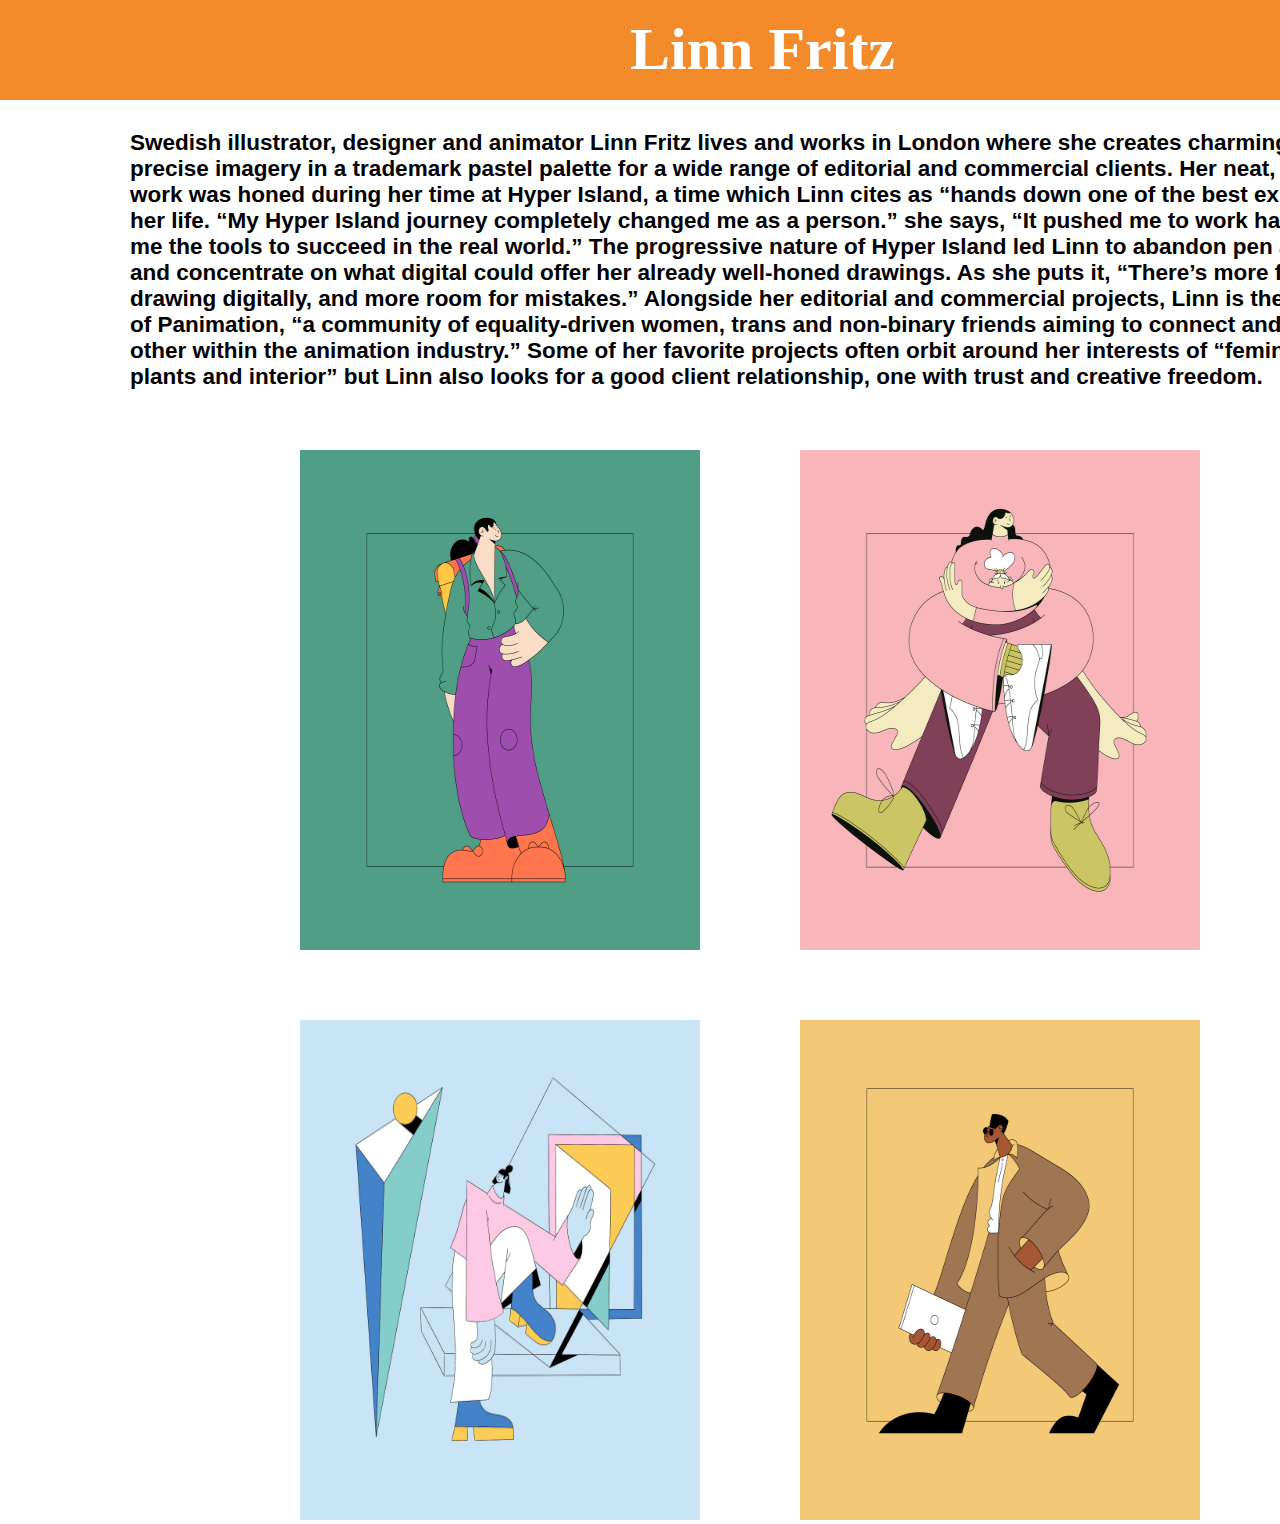
<file: indexcinque.html>
<!DOCTYPE html>
<html lang="en">
<head>
    <meta charset="UTF-8">
    <meta http-equiv="X-UA-Compatible" content="IE=edge">
    <meta name="viewport" content="width=device-width, initial-scale=1.0">
    <title>Linn Fritz</title>
    <link rel="stylesheet" href="css/stile.css">
</head>
<body>
<div id="banner">
<img src="immagini/banner orange.png" alt="banner" width="1519" height="100">
</div>
<div id="titoloquattro">
<h1>Linn Fritz</h1>
</div>
<div id="testoquattro">
<h2>Swedish illustrator, designer and animator Linn Fritz lives and works in London where she creates charmingly clean, precise imagery in a trademark pastel palette for a wide range of editorial and commercial clients. Her neat, fluid line work was honed during her time at Hyper Island, a time which Linn cites as “hands down one of the best experiences” of her life. “My Hyper Island journey completely changed me as a person.” she says, “It pushed me to work harder and gave me the tools to succeed in the real world.” The progressive nature of Hyper Island led Linn to abandon pen and paper and concentrate on what digital could offer her already well-honed drawings. As she puts it, “There’s more freedom drawing digitally, and more room for mistakes.” Alongside her editorial and commercial projects, Linn is the co-founder of Panimation, “a community of equality-driven women, trans and non-binary friends aiming to connect and support each other within the animation industry.” Some of her favorite projects often orbit around her interests of “feminism, clothes, plants and interior” but Linn also looks for a good client relationship, one with trust and creative freedom.</h2>
</div>
<div id="fotounofritz">
<img src="immagini/linn fritz/AP_Linn_Fritz_HIKEGREEN_2x.png" alt="fotounofritz" width="400" height="500">
</div>
<div id="fotoduefritz">
<img src="immagini/linn fritz/AP_Linn_Fritz_HUG_2x.png" alt="fotoduefritz" width="400" height="500">
</div>
<div id="fototrefritz">
<img src="immagini/linn fritz/AP_Linn_Fritz_Blue01_2x.png" alt="fototrefritz" width="400" height="500">
</div>
<div id="fotoquattrofritz">
<img src="immagini/linn fritz/AP_Linn_Fritz_Dude_2x.png" alt="fotoquattrofritz" width="400" height="500">
</div>    
</body>
</html>
</file>
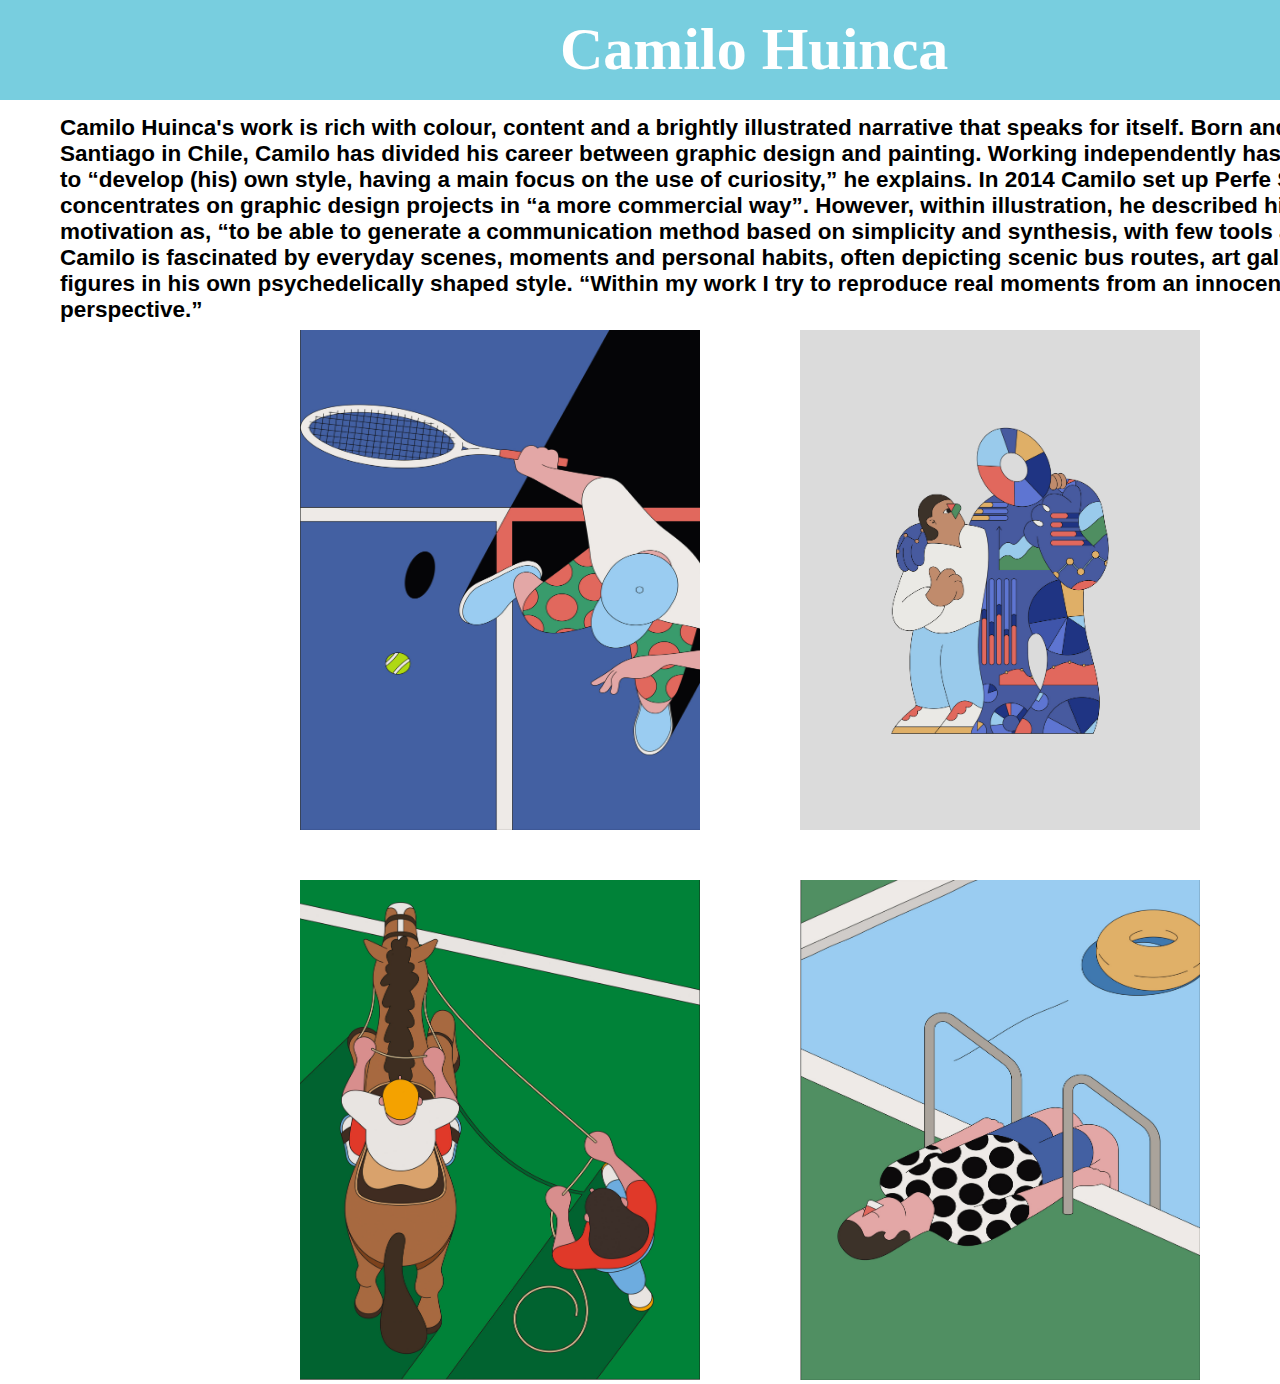
<file: indexdue.html>
<!DOCTYPE html>
<html lang="en">
<head>
    <meta charset="UTF-8">
    <meta http-equiv="X-UA-Compatible" content="IE=edge">
    <meta name="viewport" content="width=device-width, initial-scale=1.0">
    <title>Camilo Huinca</title>
    <link rel="stylesheet" href="css/stile.css">
</head>
<body>
<div id="banner">
<img src="immagini/banner blu.png" alt="banner" width="1519" height="100">
</div>
<div id="titolouno">
    <h1>Camilo Huinca</h1>
    </div>
    <div id="testouno">
    <h2> Camilo Huinca's work is rich with colour, content and a brightly illustrated narrative that speaks for itself. Born and raised in Santiago in Chile, Camilo has divided his career between graphic design and painting. Working independently has allowed Camilo to “develop (his) own style, having a main focus on the use of curiosity,” he explains. In 2014 Camilo set up Perfe Studio where he concentrates on graphic design projects in “a more commercial way”. However, within illustration, he described his main motivation as, “to be able to generate a communication method based on simplicity and synthesis, with few tools and colours.”    Camilo is fascinated by everyday scenes, moments and personal habits, often depicting scenic bus routes, art galleries and public figures in his own psychedelically shaped style. “Within my work I try to reproduce real moments from an innocent and impartial perspective.”</h2>
    </div>
    <div id="fotounocamilo">
        <img src="immagini/camilo huinca/AP_Camilo_Huinca_Match-Point_2x-scaled.png " alt="fotounocamilo" width="400" height="500">
        </div>
    <div id="fotoduecamilo">
    <img src="immagini/camilo huinca/AP_Camilo_Huinca_The-Atlantic-03_2x.jpg " alt="fotoduecamilo" width="400" height="500" >
    </div>
    <div id="fototrecamilo">
    <img src="immagini/camilo huinca/AP_Camilo_Huinca_THE-NEW-YORKER_2x-scaled.png " alt="fototrecamilo" width="400" height="500" >
    </div>
    <div id="fotoquattrocamilo">
    <img src="immagini/camilo huinca/AP_Camilo_Huinca_Tired-Swimmer_2x-scaled.png " alt="fotoquattrocamilo" width="400" height="500" >
    </div>
</body>
</html>
</file>
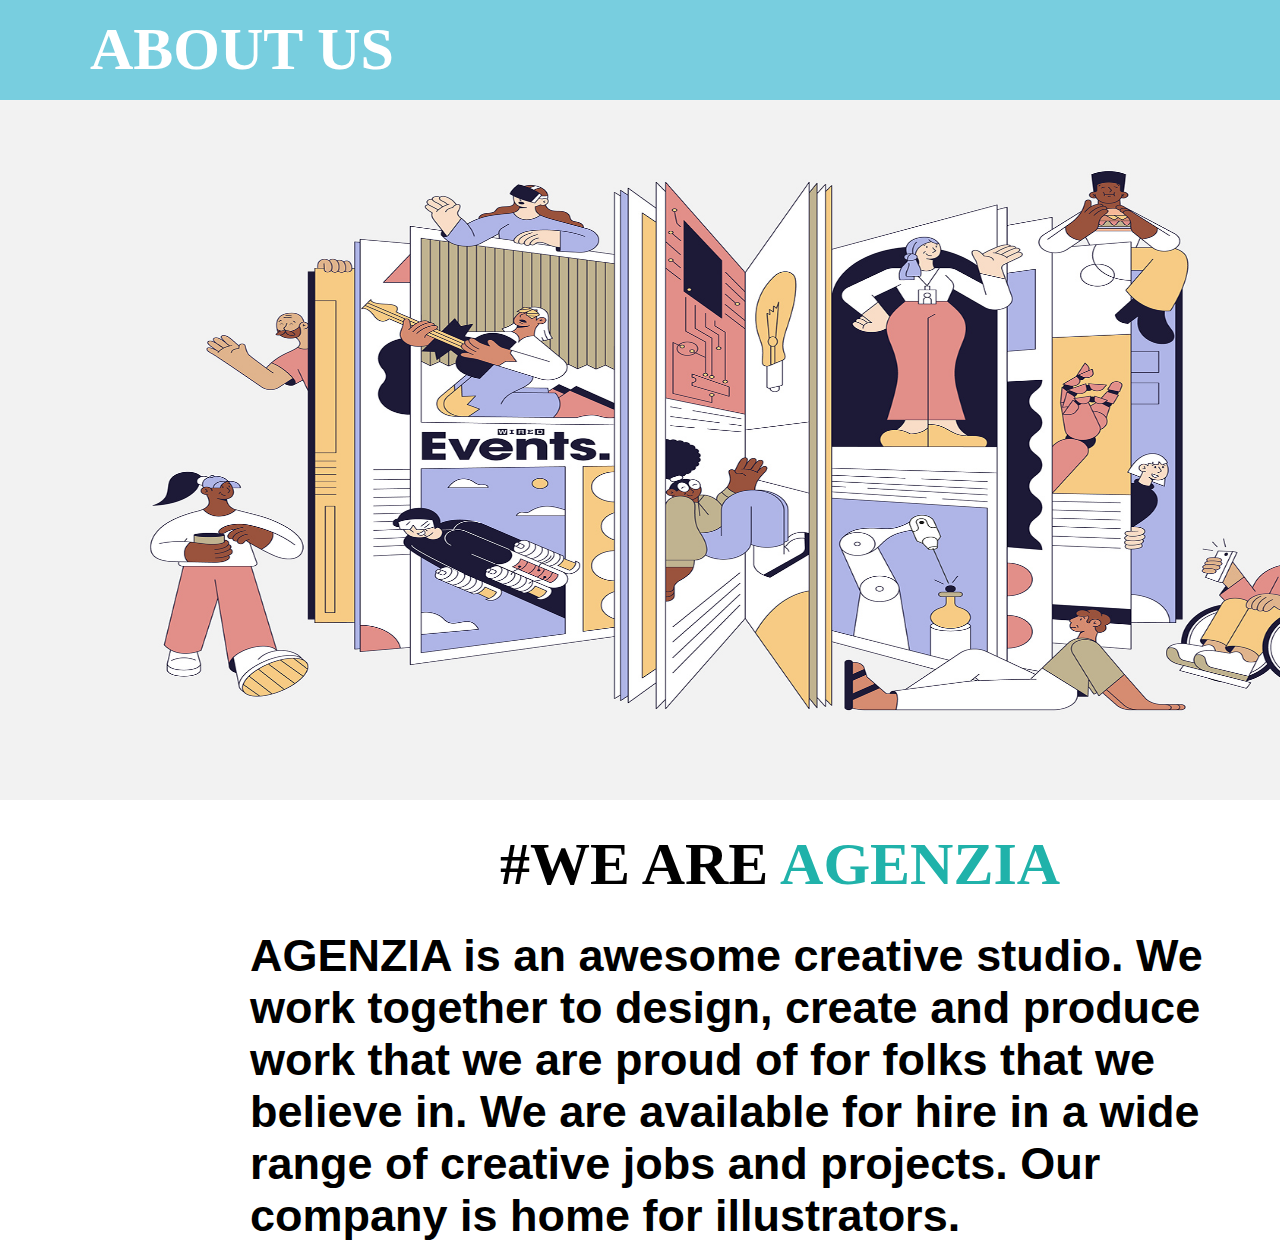
<file: indexotto.html>
<!DOCTYPE html>
<html lang="en">
<head>
    <meta charset="UTF-8">
    <meta http-equiv="X-UA-Compatible" content="IE=edge">
    <meta name="viewport" content="width=device-width, initial-scale=1.0">
    <title>About Us</title>
    <link rel="stylesheet" href="css/stile.css">
</head>
<body>
<div id="fotodue">
<img src="immagini/linn fritz/AP_Linn_Fritz_Wired_01_2x.png" alt="fotodue" width="1519" height="700">
 </div>
<div id="banner">
<img src="immagini/banner blu.png" alt="banner" width="1519" height="100">
</div>
<div id="titolosette">
<h1>ABOUT US</h1>
</div>
<div id="hashtagdue">
<h1>#WE ARE <span> AGENZIA</span></h1>
<style>
span{
color: lightseagreen;
}
</style>
</div>
<div id="testoaboutus">
<h2>AGENZIA is an awesome creative studio. We work together to design, create and produce work that we are proud of for folks that we believe in. We are available for hire in a wide range of creative jobs and projects. Our company is home for illustrators.</h2>
</div> 
</body>
</html>
</file>
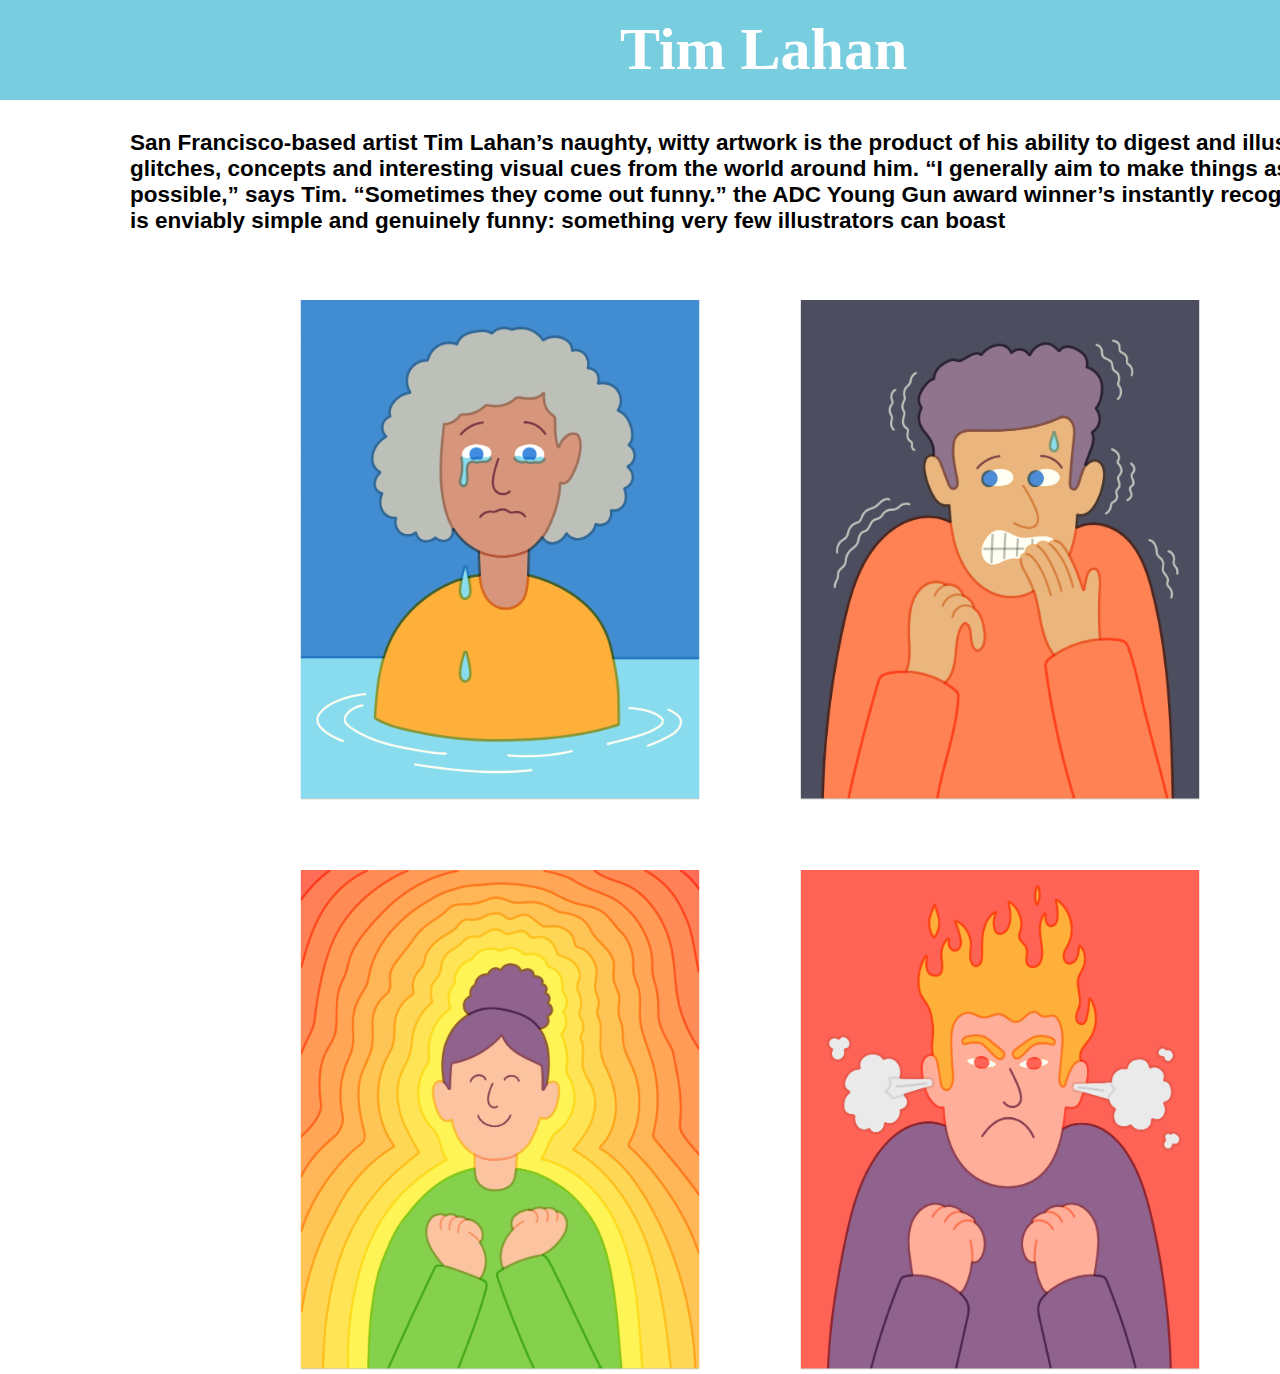
<file: indexsei.html>
<!DOCTYPE html>
<html lang="en">
<head>
    <meta charset="UTF-8">
    <meta http-equiv="X-UA-Compatible" content="IE=edge">
    <meta name="viewport" content="width=device-width, initial-scale=1.0">
    <title>Tim Lahan</title>
    <link rel="stylesheet" href="css/stile.css">
</head>
<body>
<div id="banner">
<img src="immagini/banner blu.png" alt="banner" width="1519" height="100">
</div>
<div id="titolocinque">
<h1>Tim Lahan</h1>
</div>
<div id="testocinque">
<h2>San Francisco-based artist Tim Lahan’s naughty, witty artwork is the product of his ability to digest and illustrate clever glitches, concepts and interesting visual cues from the world around him. “I generally aim to make things as simple as possible,” says Tim. “Sometimes they come out funny.”  the ADC Young Gun award winner’s instantly recognisable style is enviably simple and genuinely funny: something very few illustrators can boast</h2>
</div>
<div id="fotounolahan">
<img src="immagini/tim lahan/AP_Tim_Lahan_emotions_1_2x.png" alt="fotounolahan" width="400" height="500">
</div>
<div id="fotoduelahan">
<img src="immagini/tim lahan/AP_Tim_Lahan_emotions_2_2x.png" alt="fotoduelahan" width="400" height="500">
</div>
<div id="fototrelahan">
<img src="immagini/tim lahan/AP_Tim_Lahan_emotions_3_2x.png" alt="fototrelahan" width="400" height="500">
</div>
<div id="fotoquattrolahan">
<img src="immagini/tim lahan/AP_Tim_Lahan_emotions_4_2x.png" alt="fotoquattrolahan" width="400" height="500">
</div>    
</body>
</html>
</file>
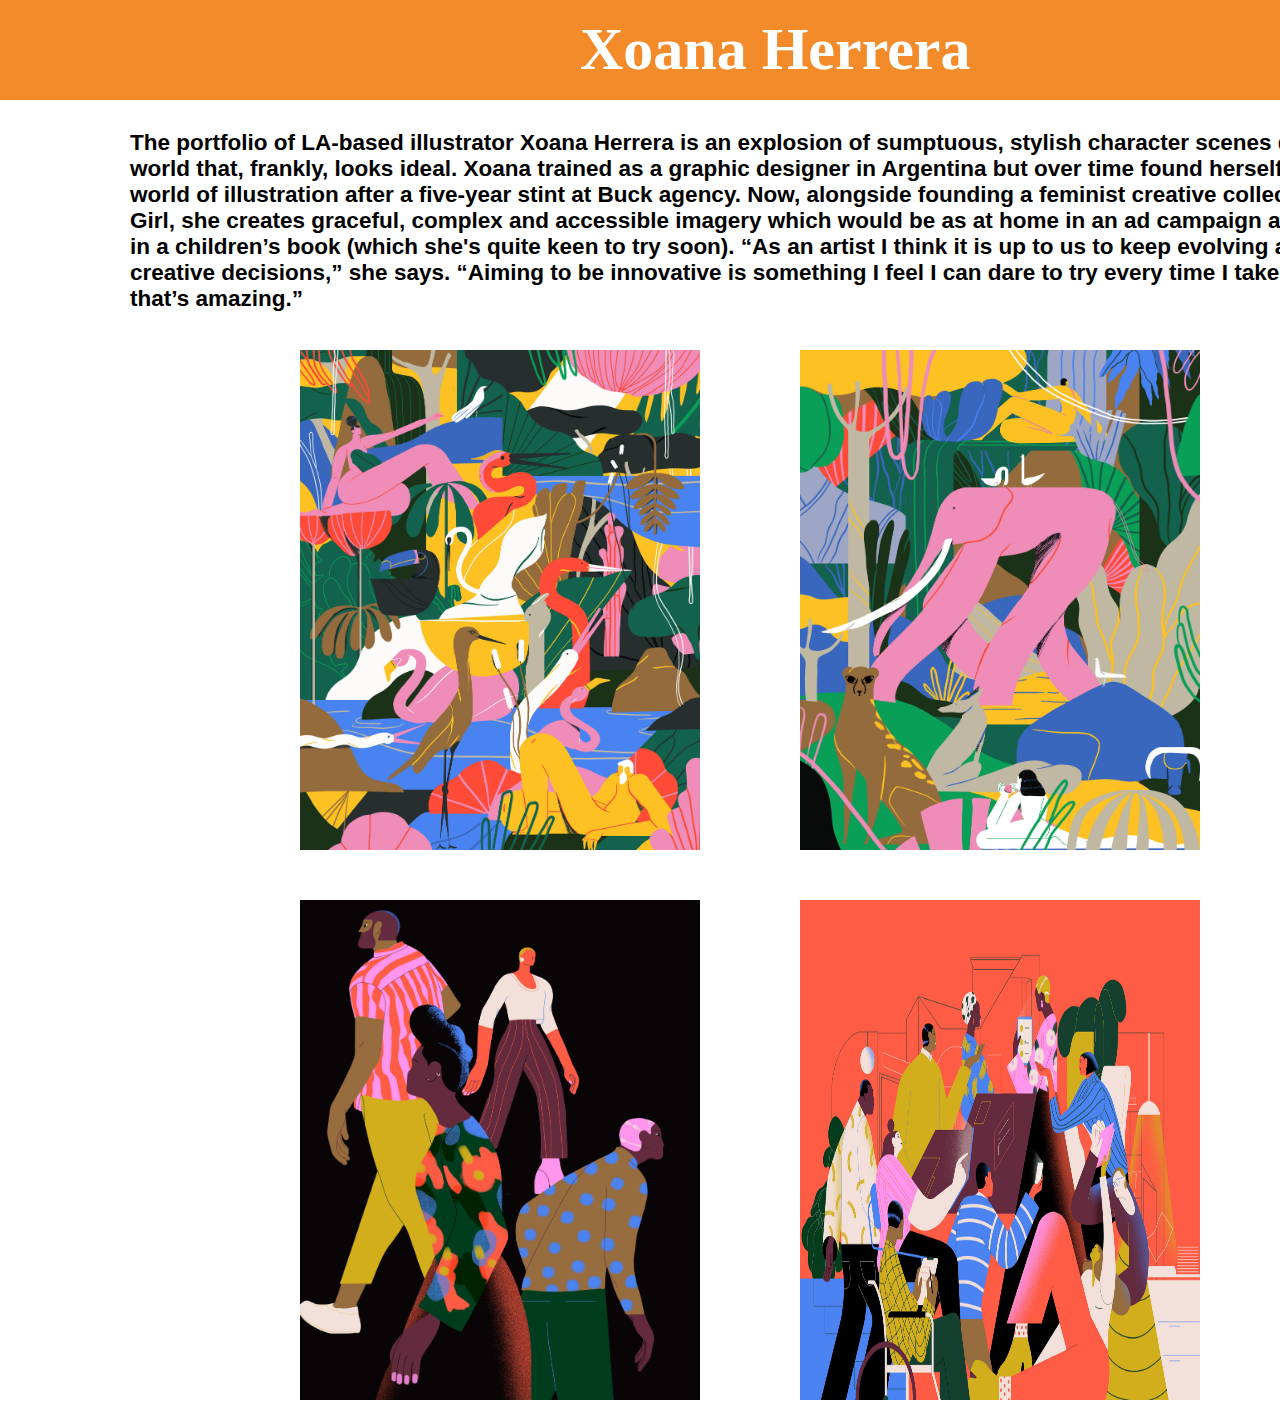
<file: indexsette.html>
<!DOCTYPE html>
<html lang="en">
<head>
    <meta charset="UTF-8">
    <meta http-equiv="X-UA-Compatible" content="IE=edge">
    <meta name="viewport" content="width=device-width, initial-scale=1.0">
    <title>Xoana Herrera</title>
    <link rel="stylesheet" href="css/stile.css">
</head>
<body>
<div id="banner">
<img src="immagini/banner orange.png" alt="banner" width="1519" height="100">
</div>
<div id="titolosei">
<h1>Xoana Herrera</h1>
</div>
<div id="testosei">
<h2>The portfolio of LA-based illustrator Xoana Herrera is an explosion of sumptuous, stylish character scenes dwelling in a world that, frankly, looks ideal. Xoana trained as a graphic designer in Argentina but over time found herself drawn to the world of illustration after a five-year stint at Buck agency. Now, alongside founding a feminist creative collective, Get it Girl, she creates graceful, complex and accessible imagery which would be as at home in an ad campaign as it would be in a children’s book (which she's quite keen to try soon). “As an artist I think it is up to us to keep evolving and taking creative decisions,” she says. “Aiming to be innovative is something I feel I can dare to try every time I take a job, and that’s amazing.”</h2>
</div>
<div id="fotounoxoana">
<img src="immagini/xoana herrera/AP_Xoana_Herrera_Aves_2x-scaled.png" alt="fotounoxoana" width="400" height="500">
</div> 
<div id="fotoduexoana">
<img src="immagini/xoana herrera/AP_Xoana_Herrera_Elefante_2x-1-scaled.png" alt="fotoduexoana" width="400" height="500">
</div>
<div id="fototrexoana">
<img src="immagini/xoana herrera/AP_Xoana_Herrera_GCR_1_2x-scaled.png" alt="fototrexoana" width="400" height="500">
</div>
<div id="fotoquattroxoana">
<img src="immagini/xoana herrera/AP_Xoana_Herrera_GCR_9_2x.png" alt="fotoquattroxoana" width="400" height="500">
</div>   
</body>
</html>
</file>
<file: css/stile.css>
* {
    margin: 0;
    padding: 0;
    box-sizing: border-box;
}
#agenzia {
    font-size: 25px;
    float: left;
    padding-left: 40px;
    margin-top: 15px;
}
#home {
position: absolute;
font-size: 10px;
float: left;
padding-left: 1100px;
margin-top: 45px;   
}
#contact {
position: absolute;
font-size: 10px;
float: left;
padding-left: 1205px;
margin-top: 45px;    
}
#about {
position: absolute;
font-size: 10px;
float: left;
padding-left: 1340px;
margin-top: 45px;
}
#fotouno {
position:static;
}
#hashtag {
position: absolute;
font-size: 30px;
float: left;
padding-left: 400px;
margin-top: 30px;
}
#fotocamilo{
position: absolute;
float: left;
padding-left:230px;
margin-top: 150px; 
}
#fotokarlotta{
position: absolute;
float: left;
padding-left:630px;
margin-top: 150px; ;
}
#fotolaboca{
position: absolute;
float: left;
padding-left:1030px;
margin-top: 150px; 
}
#camilohuinca {
position: absolute;
font-size: 15px;
float: left;
padding-left: 280px;
margin-top: 560px;
}
#karlottafreier {
position: absolute;
font-size: 15px;
float: left;
padding-left: 680px;
margin-top: 560px;
}
#laboca {
position: absolute;
font-size: 15px;
float: left;
padding-left: 1130px;
margin-top: 560px;
}
#fotofritz {
position: absolute;
float: left;
padding-left:230px;
margin-top: 600px; 
}
#fotolahan {
position: absolute;
float: left;
padding-left:630px;
margin-top: 600px; 
}
#fotoherrera {
position: absolute;
float: left;
padding-left:1030px;
margin-top: 600px; 
}
#fritz {
position: absolute;
font-size: 15px;
float: left;
padding-left: 345px;
margin-top: 1000px;
}
#timlahan {
position: absolute;
font-size: 15px;
float: left;
padding-left: 710px;
margin-top: 1000px;
}
#herrera {
position: absolute;
font-size: 15px;
float: left;
padding-left: 1130px;
margin-top: 1000px;
}
#banner {
position: absolute;
}
#titolouno {
position: absolute;
float: left;
font-size: 30px;
padding-left: 560px;
margin-top: 15px;
color: white;
}
#testouno {
position: absolute;
float: left;
font-size:15px;
text-align: left;
margin-top:115px;
width: 1400px;
height: 300px;
margin-left: 60px;
font-family: 'Franklin Gothic Medium', 'Arial Narrow', Arial, sans-serif; 
}
#fotounocamilo {
position: absolute;
float: left;
padding-left: 300px;
margin-top: 330px;
}
#fotoduecamilo {
position: absolute;
float: left;
padding-left: 800px;
margin-top: 330px;
}
#fototrecamilo {
position: absolute;
float: left;
padding-left: 300px;
margin-top: 880px;
}
#fotoquattrocamilo {
position: absolute;
float: left;
padding-left:800px;
margin-top: 880px;
}
#titolodue {
position: absolute;
float: left;
font-size: 30px;
padding-left: 560px;
margin-top: 15px;
color: white;
}
#testodue {
position: absolute;
float: left;
font-size:15px;
width: 1300px;
height: 300px;
margin-left: 140px;
text-align: left;
margin-top:130px;
font-family: 'Franklin Gothic Medium', 'Arial Narrow', Arial, sans-serif; 
}
#fotounokarlotta {
position: absolute;
float: left;
padding-left: 300px;
margin-top: 330px;
}
#fotoduekarlotta {
position: absolute;
float: left;
padding-left: 800px;
margin-top: 330px;
}
#fototrekarlotta {
position: absolute;
float: left;
padding-left: 300px;
margin-top: 880px;
}
#fotoquattrokarlotta {
position: absolute;
float: left;
padding-left:800px;
margin-top: 880px;
}
#titolotre {
position: absolute;
float: left;
font-size: 30px;
padding-left: 650px;
margin-top: 15px;
color: white;
}
#testotre{
position: absolute;
float: left;
font-size:15px;
width: 1300px;
height: 300px;
margin-left: 130px;
text-align: left;
margin-top:130px;
font-family: 'Franklin Gothic Medium', 'Arial Narrow', Arial, sans-serif; 
}
#fotounolaboca {
position: absolute;
float: left;
padding-left: 300px;
margin-top: 380px;
}
#fotoduelaboca {
position: absolute;
float: left;
padding-left: 800px;
margin-top: 380px;
}
#fototrelaboca {
position: absolute;
float: left;
padding-left: 300px;
margin-top: 940px;
}
#fotoquattrolaboca {
position: absolute;
float: left;
padding-left:800px;
margin-top: 940px;
}
#titoloquattro {
position: absolute;
float: left;
font-size: 30px;
padding-left: 630px;
margin-top: 15px;
color: white;
}
#testoquattro{
position: absolute;
float: left;
font-size:15px;
width: 1300px;
height: 300px;
margin-left: 130px;
text-align: left;
margin-top:130px;
font-family: 'Franklin Gothic Medium', 'Arial Narrow', Arial, sans-serif; 
}
#fotounofritz {
position: absolute;
float: left;
padding-left: 300px;
margin-top: 450px;
}
#fotoduefritz {
position: absolute;
float: left;
padding-left: 800px;
margin-top: 450px;
}
#fototrefritz {
position: absolute;
float: left;
padding-left: 300px;
margin-top: 1020px;
}
#fotoquattrofritz {
position: absolute;
float: left;
padding-left: 800px;
margin-top: 1020px;
}
#titolocinque {
position: absolute;
float: left;
font-size: 30px;
padding-left: 620px;
margin-top: 15px;
color: white;
}
#testocinque{
position: absolute;
float: left;
font-size:15px;
width: 1300px;
height: 300px;
margin-left: 130px;
text-align: left;
margin-top:130px;
font-family: 'Franklin Gothic Medium', 'Arial Narrow', Arial, sans-serif; 
}
#fotounolahan {
position: absolute;
float: left;
padding-left: 300px;
margin-top: 300px;
}
#fotoduelahan {
position: absolute;
float: left;
padding-left: 800px;
margin-top: 300px;
}
#fototrelahan {
position: absolute;
float: left;
padding-left: 300px;
margin-top: 870px;
}
#fotoquattrolahan {
position: absolute;
float: left;
padding-left: 800px;
margin-top: 870px;
}
#titolosei {
position: absolute;
float: left;
font-size: 30px;
padding-left: 580px;
margin-top: 15px;
color: white;
}
#testosei {
position: absolute;
float: left;
font-size:15px;
width: 1300px;
height: 300px;
margin-left: 130px;
text-align: left;
margin-top:130px;
font-family: 'Franklin Gothic Medium', 'Arial Narrow', Arial, sans-serif; 
}
#fotounoxoana {
position: absolute;
float: left;
padding-left: 300px;
margin-top: 350px;
}
#fotoduexoana {
position: absolute;
float: left;
padding-left: 800px;
margin-top: 350px;
}
#fototrexoana {
position: absolute;
float: left;
padding-left: 300px;
margin-top: 900px;
}
#fotoquattroxoana {
position: absolute;
float: left;
padding-left: 800px;
margin-top: 900px;
}
#titolosette {
position: absolute;
float: left;
font-size: 30px;
padding-left: 90px;
margin-top: 15px;
color: white;
}
#fotodue {
position: absolute;
margin-top: 100px;
}
#hashtagdue {
position: absolute;
font-size: 30px;
float: left;
padding-left: 500px;
margin-top: 830px;
}
#testoaboutus {
position: absolute;
font-size: 30px;
float: left;
padding-left: 250px;
margin-top: 930px;
width: 1300px;
height: 300px;
text-align: left;
font-family: 'Franklin Gothic Medium', 'Arial Narrow', Arial, sans-serif;
}
#footerbanner {
position: absolute;
margin-top: 1000px;
}
</file>
